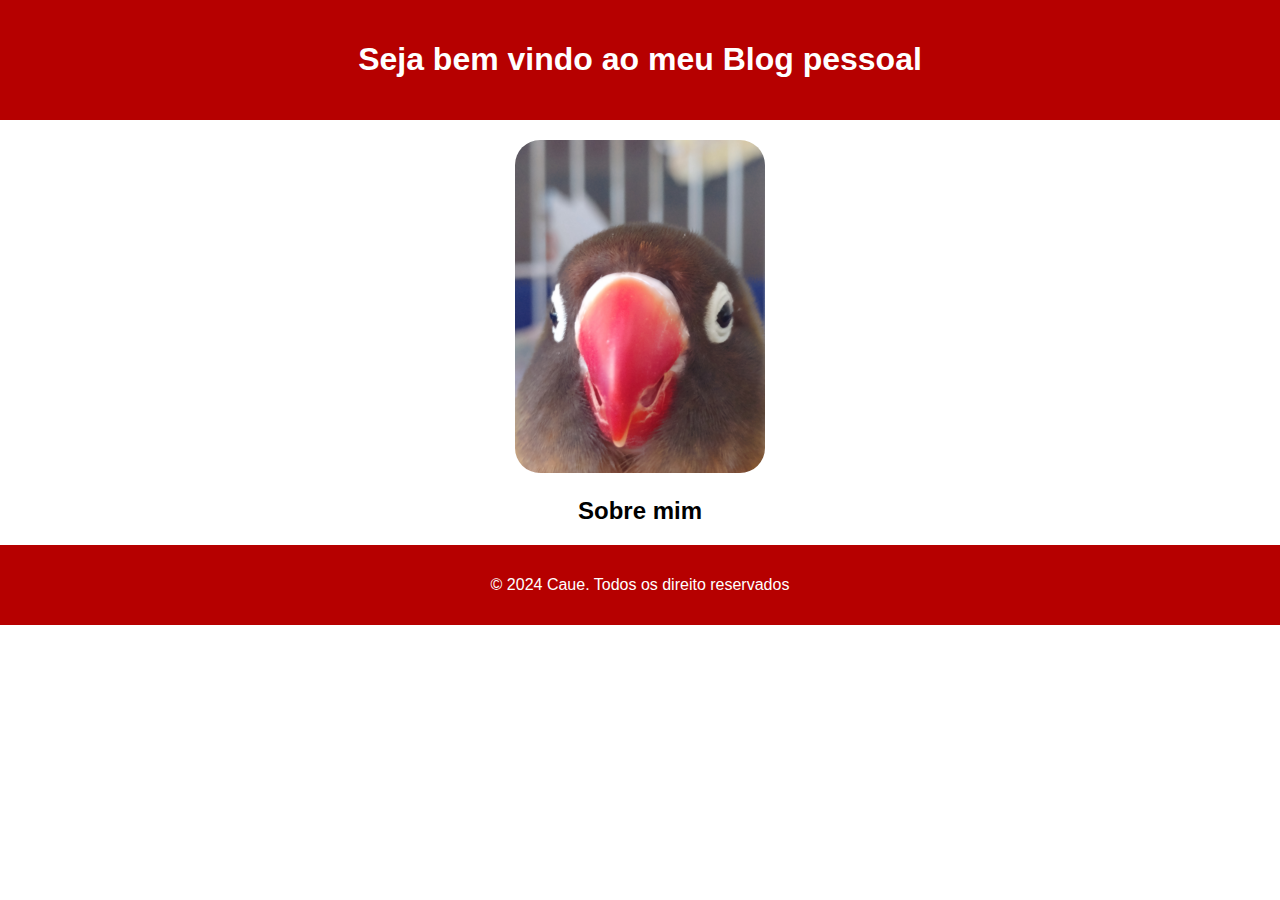
<file: index.html>
<!DOCTYPE html>
<html lang="pt-br">
<head>
    <meta charset="UTF-8">
    <meta name="viewport" content="width=device-width, initial-scale=1.0">
    <meta name="keywords" content="Blog,Pessoal,Hobbies">
    <meta http-equiv="X-UA-Compatible" content="ie=edge">
    <meta name="description" content="Página criada para mostrar meus gostos e hobbies">
    <meta name="author" content="Faculdade Flamingo">
    <meta name="robots" content="">
    <link rel="stylesheet" href="css/style.css">
    <link rel="shortcut icon" href="img/usuário.png" type="image/x-icon">
    <title>Página Pessoal</title>
</head>
<body>
    <header>
        <h1>Seja bem vindo ao meu Blog pessoal</h1>
    </header>
    <section>
        <img src="img/Tony.jpg" alt="Foto de um passaro marrom e verde com o bico vermelho.">
        <h2>Sobre mim</h2>
        <p></p>
    </section>
    <footer>
        <p>&copy; 2024 Caue. Todos os direito reservados</p>
    </footer>
</body>
</html>
</file>
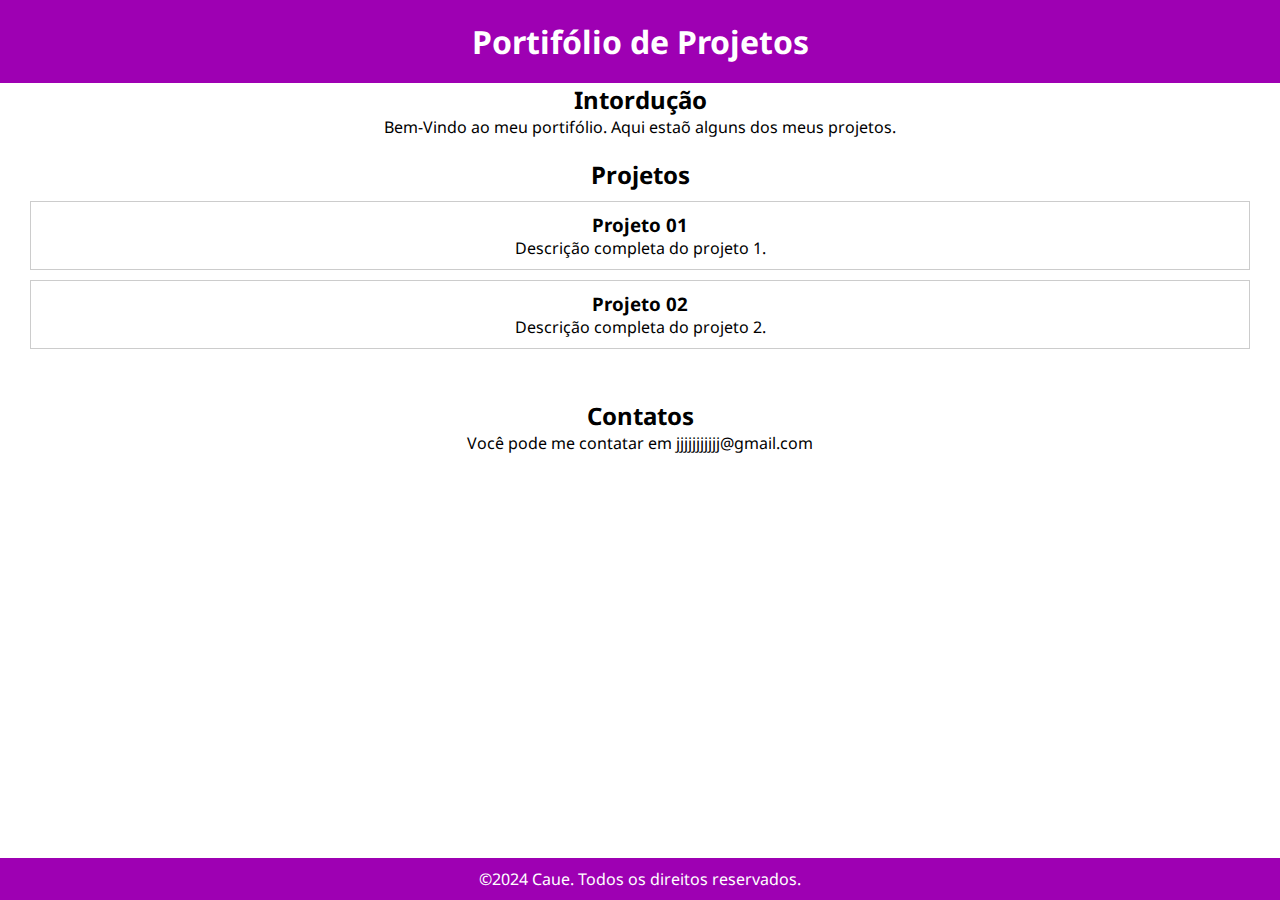
<file: Revisão02/index.html>
<!DOCTYPE html>
<html lang="pt-br">
<head>
    <meta charset="UTF-8">
    <meta name="viewport" content="width=device-width, initial-scale=1.0">
    <meta name="keywords" content="portifólio,projetos">
    <meta name="description" content="">
    <meta http-equiv="X-UA-Compatible" content="ie=edge">
    <meta name="author" content="Caue Moreira Santos">
    <meta name="robots" content="index,all">
    <link rel="preconnect" href="https://fonts.googleapis.com">
    <link rel="preconnect" href="https://fonts.gstatic.com" crossorigin>
    <link href="https://fonts.googleapis.com/css2?family=Noto+Sans:ital,wght@0,100..900;1,100..900&display=swap" rel="stylesheet">
    <link rel="shortcut icon" href="img/projetos.png" type="image/x-icon">
    <link rel="stylesheet" href="css/style.css">
    <title>Portifólio</title>
</head>
<body>
    <header>
        <h1>Portifólio de Projetos</h1>
    </header>
    <section class="intro">
        <h2>Intordução</h2>
        <p>Bem-Vindo ao meu portifólio. Aqui estaõ alguns dos meus projetos.</p>
    </section>
    <section class="projects">
        <h2>Projetos</h2>
        <div class="project">
            <h3>Projeto 01</h3>
            <p>Descrição completa do projeto 1.</p>
        </div>
        <div class="project">
            <h3>Projeto 02</h3>
            <p>Descrição completa do projeto 2.</p>
        </div>
    </section>
    <section class="contact">
        <h2>Contatos</h2>
        <p>Você pode me contatar em jjjjjjjjjjj@gmail.com</p>
    </section>
    <footer>
        <p>&copy;2024 Caue. Todos os direitos reservados.</p>
    </footer>
</body>
</html>
</file>
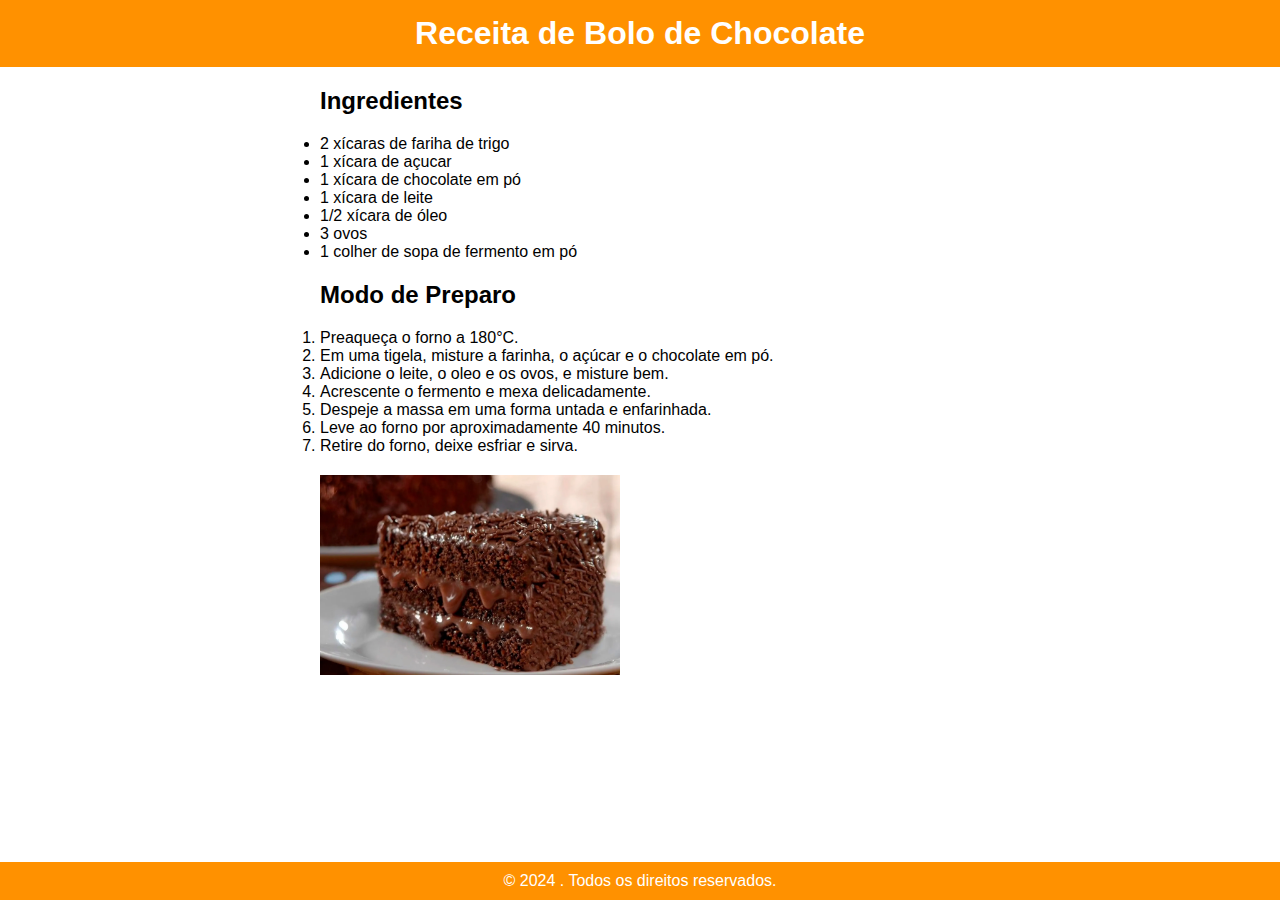
<file: Revisão03/index.html>
<!DOCTYPE html>
<html lang="pt-br">
<head>
    <meta charset="UTF-8">
    <meta name="viewport" content="width=device-width, initial-scale=1.0">
    <meta name="keywords" content="Receitas,Comida,Sobremesa">
    <meta name="description" content="Página dedicada a receitas em geral">
    <meta http-equiv="X-UA-Compatible" content="ie=edge">
    <meta name="author" content="Cauê Moreira Santos">
    <meta name="robots" content="index,all">
    <title>Receitas</title>
    <link rel="stylesheet" href="css/style.css">
    <link rel="shortcut icon" href="img/livro-de-receitas.png" type="image/x-icon">
</head>
<body>
    <header>
        <h1>Receita de Bolo de Chocolate</h1>
    </header>
    <section class="recipe">
        <h2>Ingredientes</h2>
        <ul>
            <li>2 xícaras de fariha de trigo</li>
            <li>1 xícara de açucar</li>
            <li>1 xícara de chocolate em pó</li>
            <li>1 xícara de leite</li>
            <li>1/2 xícara de óleo</li>
            <li>3 ovos</li>
            <li>1 colher de sopa de fermento em pó</li>
        </ul>
        <h2>Modo de Preparo</h2>
        <ol>
            <li>Preaqueça o forno a 180°C.</li>
            <li>Em uma tigela, misture a farinha, o açúcar e o chocolate em pó.</li>
            <li>Adicione o leite, o oleo e os ovos, e misture bem.</li>
            <li>Acrescente o fermento e mexa delicadamente.</li>
            <li>Despeje a massa em uma forma untada e enfarinhada.</li>
            <li>Leve ao forno por aproximadamente 40 minutos.</li>
            <li>Retire do forno, deixe esfriar e sirva.</li>
        </ol>
        <img src="img/Bolo-de-chocolate.webp" alt="">
    </section>
    <footer>
        <p>&copy; 2024 . Todos os direitos reservados.</p>
    </footer>
</body>
</html>
</file>
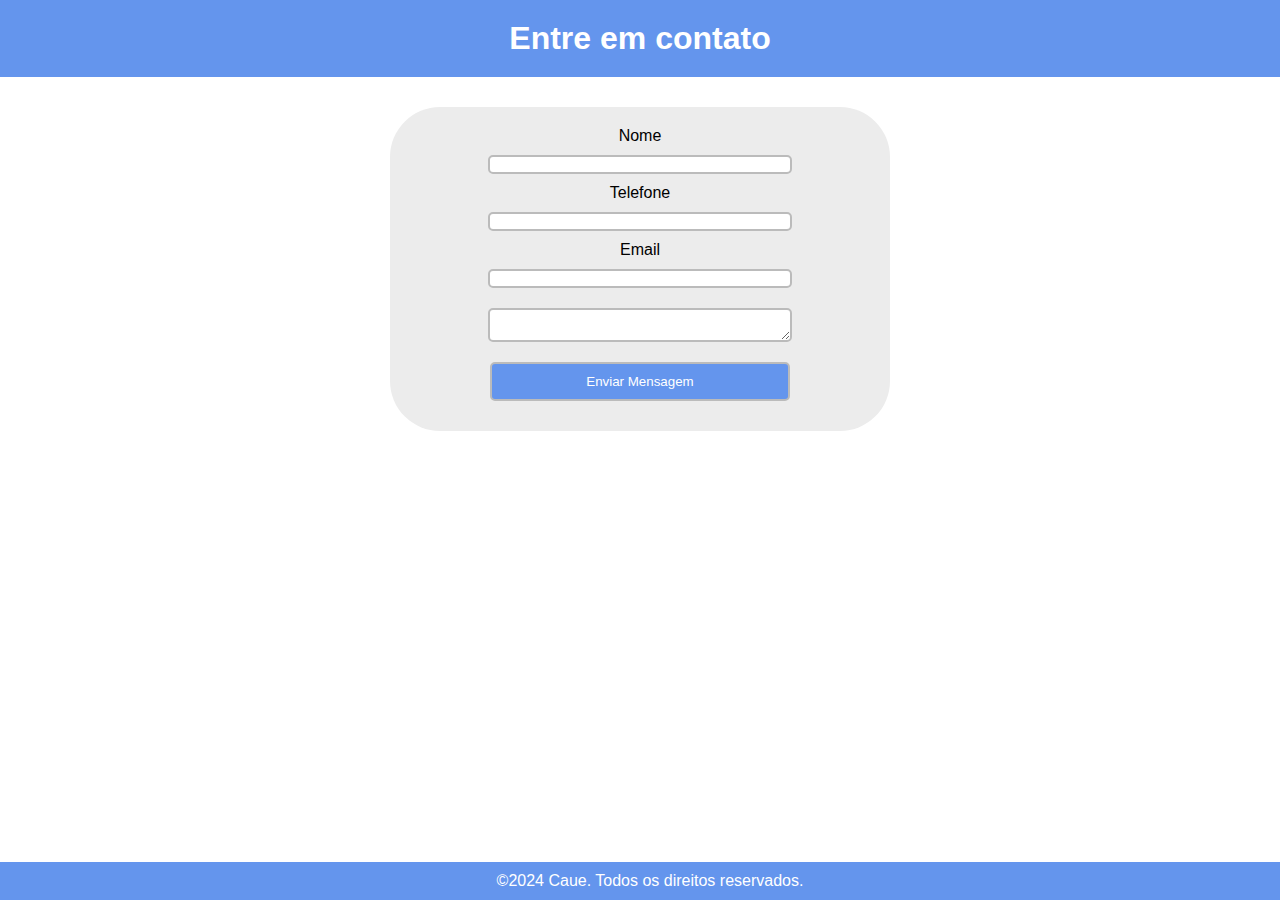
<file: Revisão04/index.html>
<!DOCTYPE html>
<html lang="pt-br">
<head>
    <meta charset="UTF-8">
    <meta name="viewport" content="width=device-width, initial-scale=1.0">
    <meta name="keywords" content="contato,HTML,CSS">
    <meta http-equiv="X-UA-Compatible" content="ie=edge">
    <meta name="robots" content="index,all">
    <meta name="description" content="Pagina de formulario para entrar em contato">
    <meta name="author" content="Cauê Moreira Santos">
    <link rel="stylesheet" href="css/style.css">
    <link rel="shortcut icon" href="img/favicon.png" type="image/x-icon">
    <title>Formulário</title>
</head>
<body>
</body>
    <header>
        <h1>Entre em contato</h1>
    </header>
    <section >
        <div class="formulario">
            <form action="" method="get">
                <label for="nome">Nome</label>
                <input type="text" name="nome" id="nome">
                <label for="telefone">Telefone</label>
                <input type="tel" name="telefone" id="telefone">
                <label for="email">Email</label>
                <input type="email" name="email" id="email">
                <textarea name="mensagem" id="mensagem"></textarea>
                <button type="submit">Enviar Mensagem</button>
            </form>
        </div>
    </section>
    <footer>
        <p>&copy;2024 Caue. Todos os direitos reservados.</p>
    </footer>
</body>
</html>
</file>
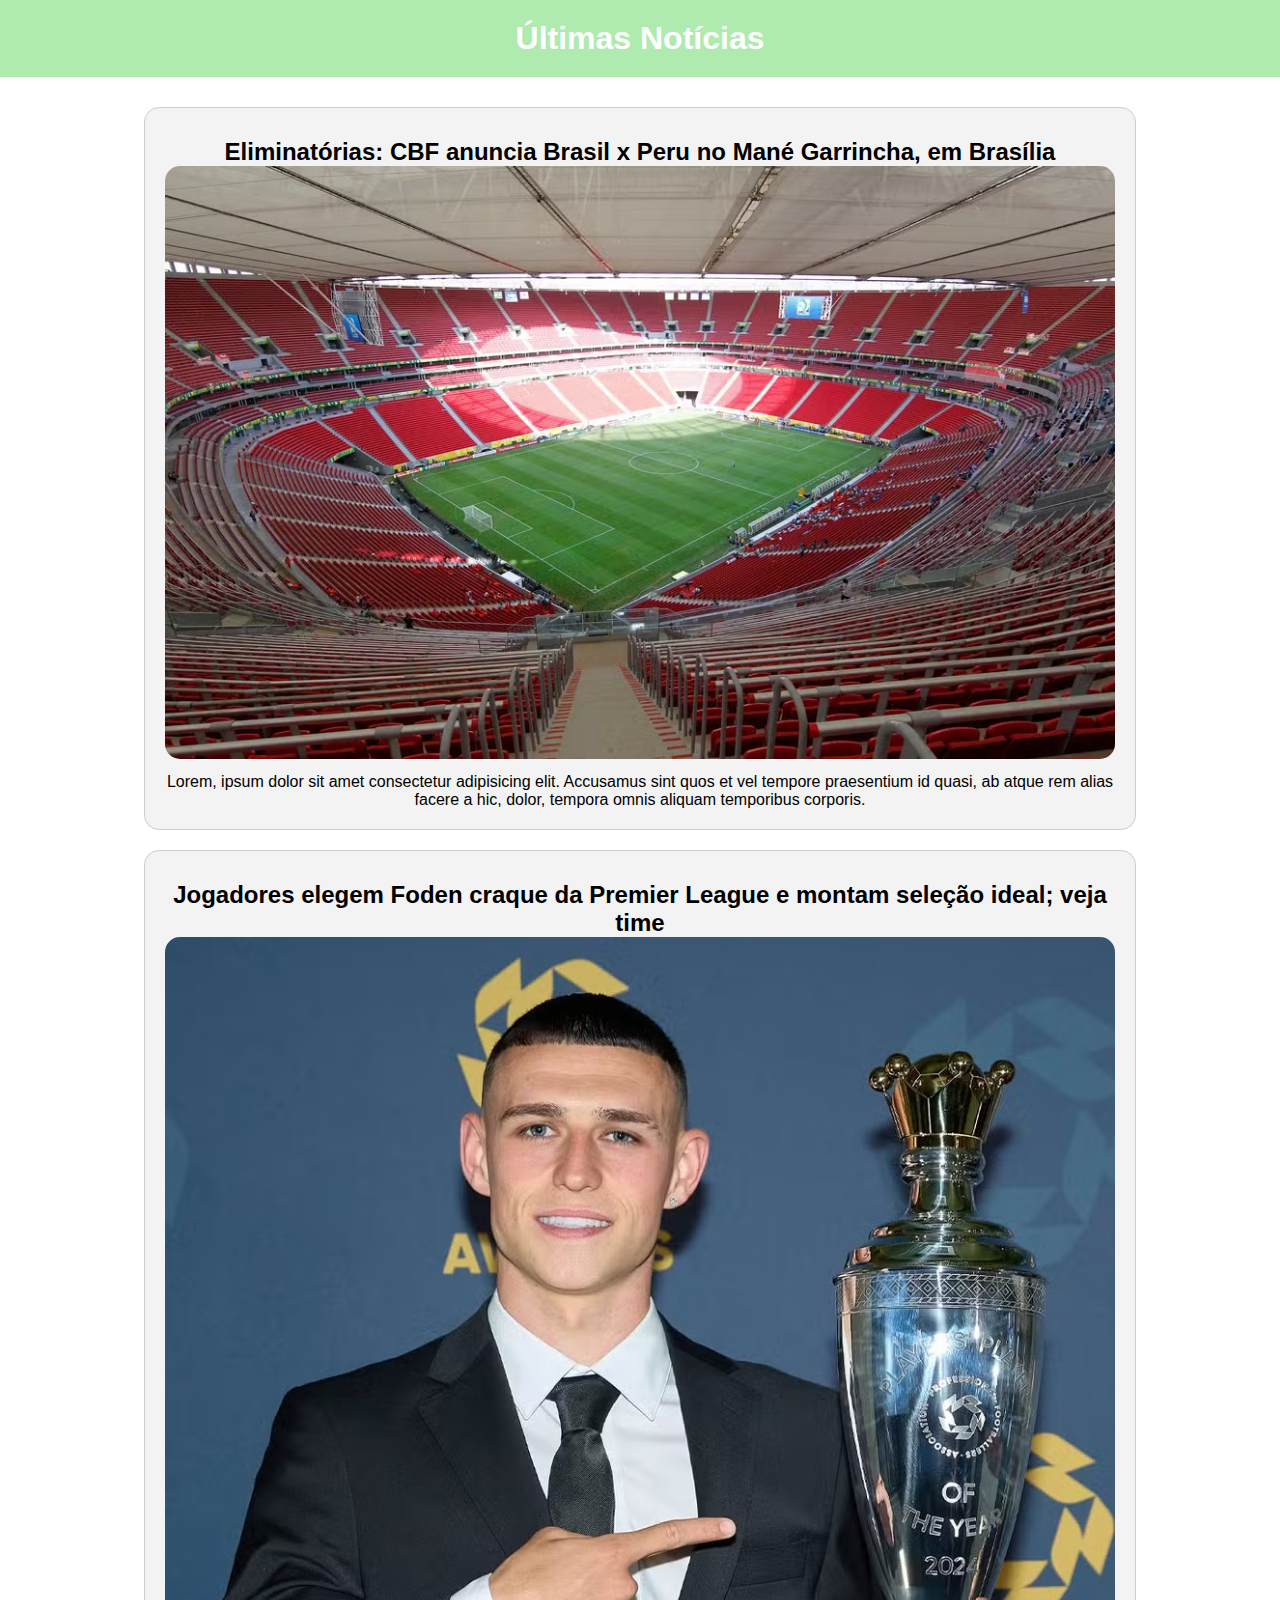
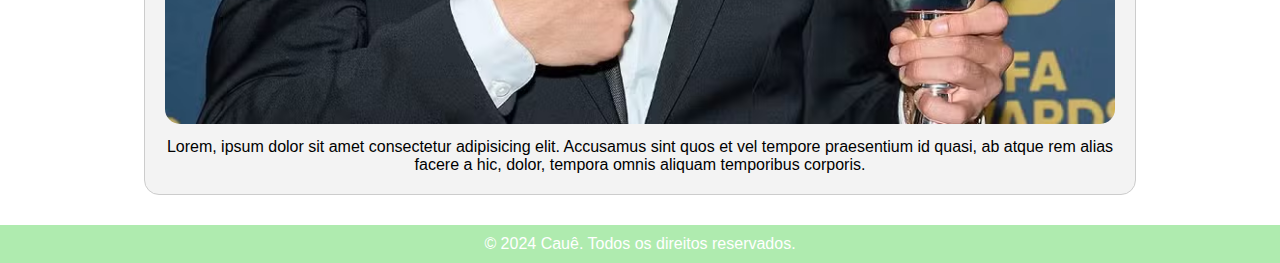
<file: Revisão05/index.html>
<!DOCTYPE html>
<html lang="pt-br">
<head>
    <meta charset="UTF-8">
    <meta name="viewport" content="width=device-width, initial-scale=1.0">
    <meta http-equiv="X-UA-Compatible" content="ie=edge">
    <meta name="keywords" content="notícias,HTML,CSS">
    <meta name="description" content="Página de notícias">
    <meta name="author" content="Cauê Moreira Santos">
    <link rel="stylesheet" href="css/style.css">
    <link rel="shortcut icon" href="img/jornal.png" type="image/x-icon">
    <title>Notiícias</title>
</head>
<body>
    <header>
        <h1>Últimas Notícias</h1>
    </header>
    <section class="news">
        <article>
            <h2>Eliminatórias: CBF anuncia Brasil x Peru no Mané Garrincha, em Brasília</h2>
            <img src="img/mane-garrincha.avif" alt="Imagem superficial da arquibancada do estadio mane garricha">
            <p>Lorem, ipsum dolor sit amet consectetur adipisicing elit. Accusamus sint quos et vel tempore praesentium id quasi, ab atque rem alias facere a hic, dolor, tempora omnis aliquam temporibus  corporis.</p>
        </article>
        <article>
            <h2>Jogadores elegem Foden craque da Premier League e montam seleção ideal; veja time</h2>
            <img src="img/01.avif" alt="Imagem do jogador Foden eleito melhor jogador da Premier League 2023/2024">
            <p>Lorem, ipsum dolor sit amet consectetur adipisicing elit. Accusamus sint quos et vel tempore praesentium id quasi, ab atque rem alias facere a hic, dolor, tempora omnis aliquam temporibus  corporis.</p>
        </article>
    </section>
    <footer>
        &copy; 2024 Cauê. Todos os direitos reservados.
    </footer>
</body>
</html>
</file>
<file: css/style.css>
body{
    font-family: Arial, Helvetica, sans-serif;
    margin: 0;
    padding: 0;
    text-align: center;
}

header{
    background-color: rgb(182, 0, 0);
    color: white;
    padding: 20px 0;
}

section{
    margin: 20px;
}

img{
    width: 250px;
    border-radius: 25px;
}

footer{
    background-color: rgb(182, 0, 0);
    color: white;
    bottom: 0;
    padding: 15px 0;
    width: 100%;
}
</file>
<file: Revisão04/css/style.css>
*{
    margin: 0;
    padding: 0;
    font-family: Arial, Helvetica, sans-serif;
    text-align: center;
}

header{
    text-align: center;
    background-color: #6495ed;
    color: white;
    padding: 20px 0;
}

.formulario{    
    border-radius: 50px;
    background-color: rgb(236, 236, 236);
    width: 500px;
    margin: 30px auto;
}

form{
    display: flex;
    flex-direction: column;
    align-items: center;
    padding: 20px;
}

input,textarea,button{ 
    margin: 10px 0;
    width: 300px;
    border: 2px solid rgb(187, 187, 187);
    border-radius: 5px;
}

button{
    color: white;
    background-color: #6495ed;
    padding: 10px;
    cursor: pointer; 
}

button:hover{
    background-color: #4073d1;
}

footer{
    background-color: #6495ed;
    color: white;
    padding: 10px;
    position: absolute;
    bottom: 0;
    width: 100%;
}
</file>
<file: Revisão02/css/style.css>
/* RESET CSS */
*{
    margin: 0;
    padding: 0;
    box-sizing: border-box;
}

body{
    margin: 0;
    padding: 0;
    text-align: center;
    font-family: "Noto Sans", sans-serif;
    font-optical-sizing: auto;
    font-weight: 400;
    font-style: normal;
}

header{
    background-color: rgb(158, 0, 179);
    color: white;
    padding: 20px 0;
}

.projects, .projects, .contact{
    padding: 20px;
}

.project{
    border: 1px solid #ccc;
    margin: 10px;
    padding: 10px;
}

footer{
    background-color: rgb(158, 0, 179);
    color: white;
    position: absolute;
    bottom: 0;
    width: 100%;
    padding: 10px 0;
}
</file>
<file: Revisão03/css/style.css>
/* RESET CSS */
*{
    margin: 0;
    padding: 0;
}

body{
    font-family: Arial, Helvetica, sans-serif;
    margin: 0;
    padding: 0;
    text-align: center;
}

header{
    background-color: rgb(255, 145, 0);
    color: white;
    padding: 15px 0;
}

.recipe{
    padding: 20px;
    text-align: left;
    margin: 0 auto;
    width: 50%;
}

ol,ul{
    margin: 20px 0;
}

footer{
    background-color: rgb(255, 145, 0);
    color: white;
    padding: 10px 0;
    position: fixed;
    bottom: 0;
    width: 100%;
}

img{
    width: 300px;
}
</file>
<file: Revisão05/css/style.css>
/* RESET CSS */
*{
    margin: 0;
    padding: 0;
    box-sizing: border-box;
    font-family: Arial, Helvetica, sans-serif;
}

body{
    text-align: center;
    font-family: Arial, Helvetica, sans-serif;
}

header{
    color: white;
    background-color:rgb(175, 235, 175);
    padding: 20px;
    width: 100%;
}

.news{
    display: flex;
    flex-direction: column;
    align-items: center;
    padding: 20px;
}

article{
    border: 1px solid #ccc;
    border-radius: 15px;
    margin: 10px;
    padding: 20px;
    width: 80%;
    cursor: pointer;
    background-color: #f3f3f3;
}

img{
    width: 100%;
    border-radius: 15px;
    height: auto;

}

footer{
    color: white;
    background-color: rgb(175, 235, 175);
    padding: 10px 0;
    bottom: 0;
    width: 100%;
}

h2,p{
    padding-top: 10px;
}
</file>
